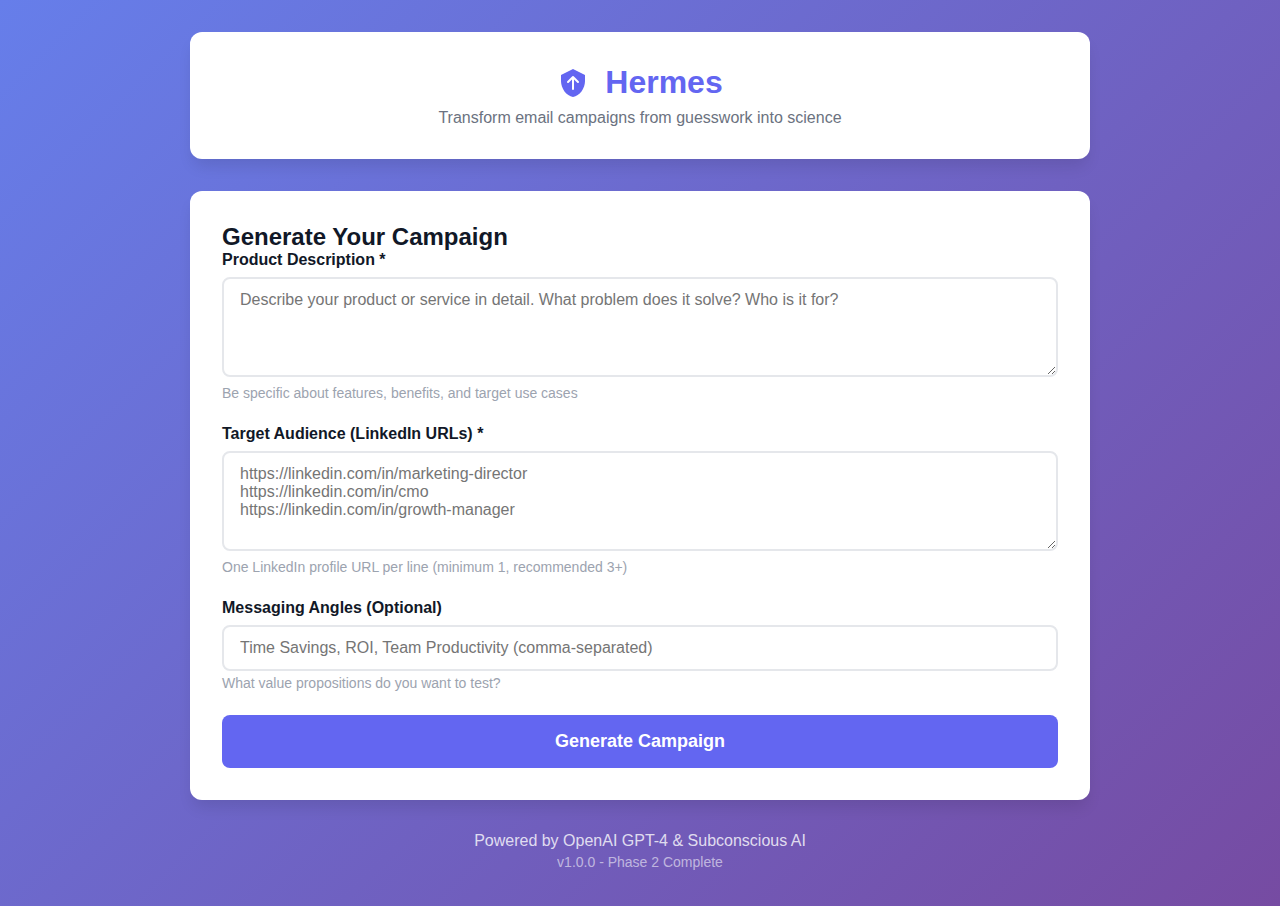
<file: static/index.html>
<!DOCTYPE html>
<html lang="en">
<head>
    <meta charset="UTF-8">
    <meta name="viewport" content="width=device-width, initial-scale=1.0">
    <title>Hermes - AI Campaign Generator</title>
    <link rel="stylesheet" href="/static/styles.css">
</head>
<body>
    <div class="container">
        <!-- Header -->
        <header class="header">
            <div class="logo">
                <svg width="32" height="32" viewBox="0 0 32 32" fill="none">
                    <path d="M16 2L28 8V14C28 21.732 22.627 28.696 16 30C9.373 28.696 4 21.732 4 14V8L16 2Z" fill="#6366f1"/>
                    <path d="M16 10V22M11 15L16 10L21 15" stroke="white" stroke-width="2" stroke-linecap="round" stroke-linejoin="round"/>
                </svg>
                <h1>Hermes</h1>
            </div>
            <p class="tagline">Transform email campaigns from guesswork into science</p>
        </header>

        <!-- Main Content -->
        <main class="main-content">
            <!-- Input Form -->
            <section id="input-section" class="section">
                <h2>Generate Your Campaign</h2>
                <form id="campaign-form">
                    <div class="form-group">
                        <label for="product-description">Product Description *</label>
                        <textarea 
                            id="product-description" 
                            name="product-description"
                            placeholder="Describe your product or service in detail. What problem does it solve? Who is it for?"
                            rows="4"
                            required
                        ></textarea>
                        <small>Be specific about features, benefits, and target use cases</small>
                    </div>

                    <div class="form-group">
                        <label for="audience-urls">Target Audience (LinkedIn URLs) *</label>
                        <textarea 
                            id="audience-urls" 
                            name="audience-urls"
                            placeholder="https://linkedin.com/in/marketing-director&#10;https://linkedin.com/in/cmo&#10;https://linkedin.com/in/growth-manager"
                            rows="4"
                            required
                        ></textarea>
                        <small>One LinkedIn profile URL per line (minimum 1, recommended 3+)</small>
                    </div>

                    <div class="form-group">
                        <label for="messaging-angles">Messaging Angles (Optional)</label>
                        <input 
                            type="text" 
                            id="messaging-angles" 
                            name="messaging-angles"
                            placeholder="Time Savings, ROI, Team Productivity (comma-separated)"
                        />
                        <small>What value propositions do you want to test?</small>
                    </div>

                    <button type="submit" class="btn btn-primary" id="generate-btn">
                        <span class="btn-text">Generate Campaign</span>
                        <span class="spinner hidden"></span>
                    </button>
                </form>
            </section>

            <!-- Loading State -->
            <section id="loading-section" class="section hidden">
                <div class="loading-container">
                    <div class="loading-spinner"></div>
                    <h3>Generating Your Campaign...</h3>
                    <p class="loading-steps" id="loading-status">Analyzing behavioral insights...</p>
                    <div class="progress-bar">
                        <div class="progress-fill" id="progress-fill"></div>
                    </div>
                </div>
            </section>

            <!-- Results Section -->
            <section id="results-section" class="section hidden">
                <div class="results-header">
                    <h2>Your AI-Generated Campaign</h2>
                    <button class="btn btn-secondary" id="new-campaign-btn">Generate Another</button>
                </div>

                <!-- Winning Insight -->
                <div class="insight-card">
                    <h3>🎯 Winning Insight</h3>
                    <p id="winning-insight"></p>
                </div>

                <!-- Mindset Breakdown -->
                <div class="mindset-card">
                    <h3>🧠 Audience Mindset Segments</h3>
                    <div id="mindset-segments"></div>
                </div>

                <!-- Why These Emails -->
                <div class="insight-card">
                    <h3>🔬 Why These Emails?</h3>
                    <p><strong>Behavioral Science Rationale:</strong></p>
                    <div id="email-rationale"></div>
                </div>

                <!-- Email Campaign -->
                <div class="campaign-container">
                    <h3>📧 Email Sequence</h3>
                    <div id="email-sequence"></div>
                </div>

                <!-- Actions -->
                <div class="actions">
                    <button class="btn btn-primary" id="download-btn">Download Campaign</button>
                    <button class="btn btn-secondary" id="copy-btn">Copy All Emails</button>
                </div>
            </section>

            <!-- Error Section -->
            <section id="error-section" class="section hidden">
                <div class="error-card">
                    <h3>❌ Error</h3>
                    <p id="error-message"></p>
                    <button class="btn btn-secondary" id="retry-btn">Try Again</button>
                </div>
            </section>
        </main>

        <!-- Footer -->
        <footer class="footer">
            <p>Powered by OpenAI GPT-4 & Subconscious AI</p>
            <p class="version">v1.0.0 - Phase 2 Complete</p>
        </footer>
    </div>

    <script src="/static/app.js"></script>
</body>
</html>
</file>
<file: static/styles.css>
/* Hermes Campaign Generator - Styles */

:root {
    --primary: #6366f1;
    --primary-dark: #4f46e5;
    --secondary: #8b5cf6;
    --success: #10b981;
    --error: #ef4444;
    --warning: #f59e0b;
    
    --bg-primary: #ffffff;
    --bg-secondary: #f9fafb;
    --bg-tertiary: #f3f4f6;
    
    --text-primary: #111827;
    --text-secondary: #6b7280;
    --text-tertiary: #9ca3af;
    
    --border: #e5e7eb;
    --border-dark: #d1d5db;
    
    --shadow-sm: 0 1px 2px 0 rgb(0 0 0 / 0.05);
    --shadow: 0 1px 3px 0 rgb(0 0 0 / 0.1);
    --shadow-md: 0 4px 6px -1px rgb(0 0 0 / 0.1);
    --shadow-lg: 0 10px 15px -3px rgb(0 0 0 / 0.1);
    
    --radius: 8px;
    --radius-lg: 12px;
}

* {
    margin: 0;
    padding: 0;
    box-sizing: border-box;
}

body {
    font-family: -apple-system, BlinkMacSystemFont, 'Segoe UI', Roboto, 'Helvetica Neue', Arial, sans-serif;
    background: linear-gradient(135deg, #667eea 0%, #764ba2 100%);
    min-height: 100vh;
    padding: 2rem 1rem;
    color: var(--text-primary);
}

.container {
    max-width: 900px;
    margin: 0 auto;
}

/* Header */
.header {
    background: var(--bg-primary);
    padding: 2rem;
    border-radius: var(--radius-lg);
    box-shadow: var(--shadow-lg);
    text-align: center;
    margin-bottom: 2rem;
}

.logo {
    display: flex;
    align-items: center;
    justify-content: center;
    gap: 1rem;
    margin-bottom: 0.5rem;
}

.logo h1 {
    font-size: 2rem;
    font-weight: 700;
    color: var(--primary);
}

.tagline {
    color: var(--text-secondary);
    font-size: 1rem;
}

/* Main Content */
.main-content {
    background: var(--bg-primary);
    border-radius: var(--radius-lg);
    box-shadow: var(--shadow-lg);
    padding: 2rem;
}

.section {
    animation: fadeIn 0.3s ease-in;
}

@keyframes fadeIn {
    from {
        opacity: 0;
        transform: translateY(10px);
    }
    to {
        opacity: 1;
        transform: translateY(0);
    }
}

.hidden {
    display: none !important;
}

/* Form Styles */
.form-group {
    margin-bottom: 1.5rem;
}

label {
    display: block;
    margin-bottom: 0.5rem;
    font-weight: 600;
    color: var(--text-primary);
}

input[type="text"],
textarea {
    width: 100%;
    padding: 0.75rem 1rem;
    border: 2px solid var(--border);
    border-radius: var(--radius);
    font-size: 1rem;
    font-family: inherit;
    transition: all 0.2s;
}

input[type="text"]:focus,
textarea:focus {
    outline: none;
    border-color: var(--primary);
    box-shadow: 0 0 0 3px rgba(99, 102, 241, 0.1);
}

small {
    display: block;
    margin-top: 0.25rem;
    color: var(--text-tertiary);
    font-size: 0.875rem;
}

/* Buttons */
.btn {
    padding: 0.75rem 1.5rem;
    border: none;
    border-radius: var(--radius);
    font-size: 1rem;
    font-weight: 600;
    cursor: pointer;
    transition: all 0.2s;
    display: inline-flex;
    align-items: center;
    gap: 0.5rem;
}

.btn-primary {
    background: var(--primary);
    color: white;
}

.btn-primary:hover {
    background: var(--primary-dark);
    transform: translateY(-1px);
    box-shadow: var(--shadow-md);
}

.btn-primary:active {
    transform: translateY(0);
}

.btn-secondary {
    background: var(--bg-tertiary);
    color: var(--text-primary);
}

.btn-secondary:hover {
    background: var(--border-dark);
}

#generate-btn {
    width: 100%;
    justify-content: center;
    padding: 1rem;
    font-size: 1.125rem;
}

/* Loading Spinner */
.spinner {
    width: 20px;
    height: 20px;
    border: 3px solid rgba(255, 255, 255, 0.3);
    border-radius: 50%;
    border-top-color: white;
    animation: spin 0.8s linear infinite;
}

@keyframes spin {
    to { transform: rotate(360deg); }
}

/* Loading Section */
.loading-container {
    text-align: center;
    padding: 3rem 1rem;
}

.loading-spinner {
    width: 60px;
    height: 60px;
    border: 4px solid var(--bg-tertiary);
    border-radius: 50%;
    border-top-color: var(--primary);
    animation: spin 1s linear infinite;
    margin: 0 auto 2rem;
}

.loading-container h3 {
    margin-bottom: 1rem;
    color: var(--text-primary);
}

.loading-steps {
    color: var(--text-secondary);
    margin-bottom: 2rem;
}

.progress-bar {
    width: 100%;
    height: 8px;
    background: var(--bg-tertiary);
    border-radius: 999px;
    overflow: hidden;
}

.progress-fill {
    height: 100%;
    background: linear-gradient(90deg, var(--primary), var(--secondary));
    border-radius: 999px;
    transition: width 0.3s ease;
    animation: pulse 2s ease-in-out infinite;
}

@keyframes pulse {
    0%, 100% { opacity: 1; }
    50% { opacity: 0.8; }
}

/* Results Section */
.results-header {
    display: flex;
    justify-content: space-between;
    align-items: center;
    margin-bottom: 2rem;
}

.results-header h2 {
    margin: 0;
}

/* Cards */
.insight-card,
.mindset-card,
.error-card {
    background: var(--bg-secondary);
    border: 2px solid var(--border);
    border-radius: var(--radius-lg);
    padding: 1.5rem;
    margin-bottom: 1.5rem;
}

.insight-card h3,
.mindset-card h3 {
    margin-bottom: 1rem;
    color: var(--text-primary);
}

.insight-card p {
    color: var(--text-secondary);
    line-height: 1.6;
}

/* Mindset Segments */
.mindset-segment {
    display: flex;
    align-items: center;
    gap: 1rem;
    padding: 1rem;
    background: var(--bg-primary);
    border-radius: var(--radius);
    margin-bottom: 0.75rem;
}

.mindset-percentage {
    font-size: 1.5rem;
    font-weight: 700;
    color: var(--primary);
    min-width: 60px;
}

.mindset-info h4 {
    margin-bottom: 0.25rem;
    color: var(--text-primary);
}

.mindset-info p {
    color: var(--text-secondary);
    font-size: 0.875rem;
}

/* Behavioral Rationale */
.rationale-list {
    margin: 1rem 0;
    padding-left: 1.5rem;
}

.rationale-list li {
    margin-bottom: 1rem;
    line-height: 1.6;
    color: var(--text-secondary);
}

.rationale-list strong {
    color: var(--text-primary);
}

.methodology {
    margin-top: 1.5rem;
    padding: 1rem;
    background: var(--bg-primary);
    border-left: 4px solid var(--primary);
    font-size: 0.875rem;
    color: var(--text-secondary);
}

.methodology strong {
    color: var(--text-primary);
}

/* Email Cards */
.campaign-container h3 {
    margin-bottom: 1rem;
}

.email-card {
    background: var(--bg-secondary);
    border: 2px solid var(--border);
    border-radius: var(--radius-lg);
    padding: 1.5rem;
    margin-bottom: 1.5rem;
    transition: all 0.2s;
}

.email-card:hover {
    border-color: var(--primary);
    box-shadow: var(--shadow-md);
}

.email-header {
    display: flex;
    justify-content: space-between;
    align-items: start;
    margin-bottom: 1rem;
}

.email-number {
    background: var(--primary);
    color: white;
    width: 32px;
    height: 32px;
    border-radius: 50%;
    display: flex;
    align-items: center;
    justify-content: center;
    font-weight: 700;
}

.email-meta {
    flex: 1;
    margin-left: 1rem;
}

.email-meta h4 {
    margin-bottom: 0.25rem;
    color: var(--text-primary);
}

.email-meta .target {
    font-size: 0.875rem;
    color: var(--text-tertiary);
}

.copy-email-btn {
    padding: 0.5rem 1rem;
    font-size: 0.875rem;
}

.email-subject {
    background: var(--bg-primary);
    padding: 1rem;
    border-radius: var(--radius);
    margin-bottom: 1rem;
}

.email-subject strong {
    display: block;
    margin-bottom: 0.5rem;
    color: var(--text-secondary);
    font-size: 0.875rem;
}

.email-body {
    color: var(--text-secondary);
    line-height: 1.8;
    margin-bottom: 1rem;
}

.email-body p {
    margin-bottom: 1rem;
}

.email-body p:last-child {
    margin-bottom: 0;
}

.email-cta {
    display: inline-block;
    padding: 0.75rem 1.5rem;
    background: var(--primary);
    color: white;
    border-radius: var(--radius);
    font-weight: 600;
    text-decoration: none;
}

/* Actions */
.actions {
    display: flex;
    gap: 1rem;
    margin-top: 2rem;
}

.actions .btn {
    flex: 1;
}

/* Error Card */
.error-card {
    background: #fef2f2;
    border-color: var(--error);
}

.error-card h3 {
    color: var(--error);
    margin-bottom: 1rem;
}

.error-card p {
    color: var(--text-secondary);
    margin-bottom: 1rem;
}

/* Footer */
.footer {
    text-align: center;
    margin-top: 2rem;
    color: rgba(255, 255, 255, 0.8);
}

.footer p {
    margin: 0.25rem 0;
}

.version {
    font-size: 0.875rem;
    opacity: 0.7;
}

/* Responsive */
@media (max-width: 768px) {
    body {
        padding: 1rem;
    }
    
    .header {
        padding: 1.5rem;
    }
    
    .logo h1 {
        font-size: 1.5rem;
    }
    
    .main-content {
        padding: 1.5rem;
    }
    
    .results-header {
        flex-direction: column;
        align-items: flex-start;
        gap: 1rem;
    }
    
    .actions {
        flex-direction: column;
    }
}
</file>
